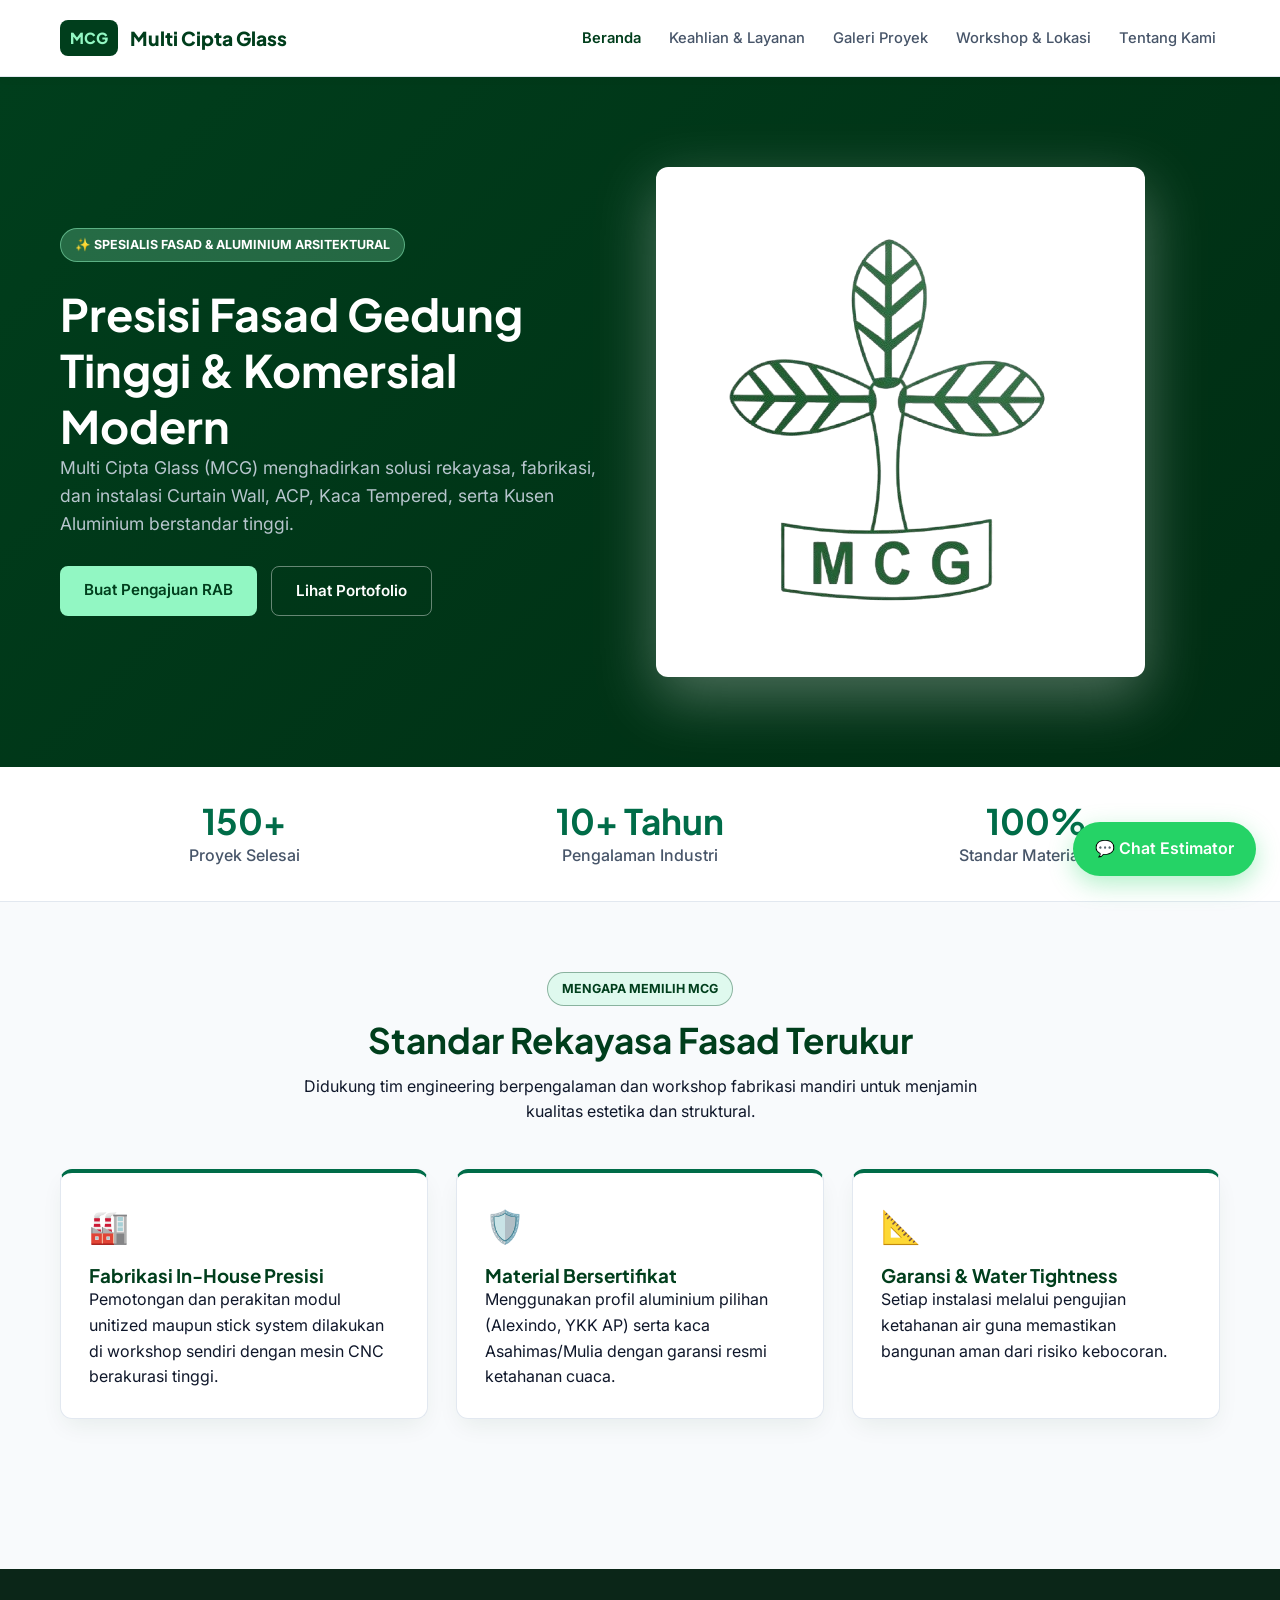
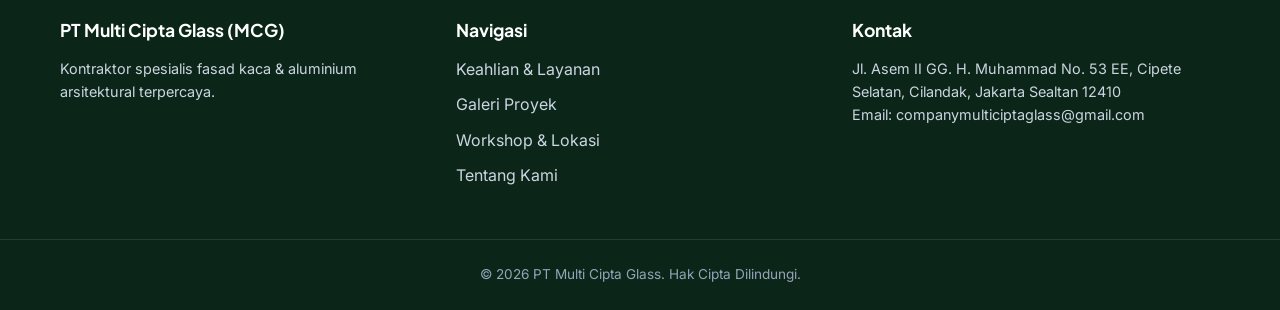
<file: index.html>
<!doctype html>
<html lang="id">
  <head>
    <meta charset="UTF-8" />
    <meta name="viewport" content="width=device-width, initial-scale=1.0" />
    <title>Beranda | MCG Glass & Aluminium</title>
    <link rel="stylesheet" href="style.css" />
  </head>
  <body>
    <!-- NAVBAR -->
    <nav class="navbar">
      <div class="container nav-wrapper">
        <a href="index.html" class="brand">
          <span class="brand-box">MCG</span>
          <span>Multi Cipta Glass</span>
        </a>
        <button class="hamburger" onclick="toggleMenu()">☰</button>
        <ul class="nav-links" id="navLinks">
          <li><a href="index.html" class="active">Beranda</a></li>
          <li><a href="menu/layanan.html">Keahlian & Layanan</a></li>
          <li><a href="menu/proyek.html">Galeri Proyek</a></li>
          <li><a href="menu/workshop.html">Workshop & Lokasi</a></li>
          <li><a href="menu/tentang.html">Tentang Kami</a></li>
        </ul>
      </div>
    </nav>

    <!-- HERO SECTION -->
    <header
      style="
        background: linear-gradient(135deg, var(--primary) 0%, #002d13 100%);
        color: #ffffff;
        padding: 90px 0;
      "
    >
      <div class="container grid-2" style="align-items: center">
        <div>
          <span class="badge">✨ Spesialis Fasad & Aluminium Arsitektural</span>
          <h1 style="font-size: 2.8rem; margin-top: 12px; color: #fff">
            Presisi Fasad Gedung Tinggi & Komersial Modern
          </h1>
          <p
            style="
              font-size: 1.1rem;
              opacity: 0.9;
              margin-bottom: 28px;
              color: #cbd5e1;
            "
          >
            Multi Cipta Glass (MCG) menghadirkan solusi rekayasa, fabrikasi, dan
            instalasi Curtain Wall, ACP, Kaca Tempered, serta Kusen Aluminium
            berstandar tinggi.
          </p>
          <div style="display: flex; gap: 14px; flex-wrap: wrap">
            <a href="rab-form.html" class="btn btn-mint">Buat Pengajuan RAB</a>
            <a
              href="menu/proyek.html"
              class="btn btn-outline"
              style="color: #fff; border-color: rgba(255, 255, 255, 0.4)"
              >Lihat Portofolio</a
            >
          </div>
        </div>
        <div>
          <img
            src="img/logoback.png"
            alt="Gedung Curtain Wall"
            style="
              border-radius: var(--radius);
              box-shadow: 0 20px 60px rgba(255, 255, 255, 0.3);
            "
          />
        </div>
      </div>
    </header>

    <!-- STATISTIK -->
    <section
      style="
        background: #ffffff;
        padding: 32px 0;
        border-bottom: 1px solid var(--border);
      "
    >
      <div class="container grid-3" style="text-align: center">
        <div>
          <h3 style="font-size: 2.2rem; color: var(--primary-light)">150+</h3>
          <p style="color: var(--text-muted); font-weight: 500">
            Proyek Selesai
          </p>
        </div>
        <div>
          <h3 style="font-size: 2.2rem; color: var(--primary-light)">
            10+ Tahun
          </h3>
          <p style="color: var(--text-muted); font-weight: 500">
            Pengalaman Industri
          </p>
        </div>
        <div>
          <h3 style="font-size: 2.2rem; color: var(--primary-light)">100%</h3>
          <p style="color: var(--text-muted); font-weight: 500">
            Standar Material SNI
          </p>
        </div>
      </div>
    </section>

    <!-- KEUNGGULAN UTAMA -->
    <section class="section">
      <div class="container">
        <div
          class="section-header"
          style="text-align: center; margin: 0 auto 44px auto"
        >
          <span
            class="badge"
            style="color: #003e1c; border-color: rgba(11, 73, 41, 0.4)"
            >Mengapa Memilih MCG</span
          >
          <h2>Standar Rekayasa Fasad Terukur</h2>
          <p>
            Didukung tim engineering berpengalaman dan workshop fabrikasi
            mandiri untuk menjamin kualitas estetika dan struktural.
          </p>
        </div>
        <div class="grid-3">
          <div class="card" style="border-top: 4px solid var(--primary-light)">
            <div style="font-size: 2rem; margin-bottom: 12px">🏭</div>
            <h3>Fabrikasi In-House Presisi</h3>
            <p>
              Pemotongan dan perakitan modul unitized maupun stick system
              dilakukan di workshop sendiri dengan mesin CNC berakurasi tinggi.
            </p>
          </div>
          <div class="card" style="border-top: 4px solid var(--primary-light)">
            <div style="font-size: 2rem; margin-bottom: 12px">🛡️</div>
            <h3>Material Bersertifikat</h3>
            <p>
              Menggunakan profil aluminium pilihan (Alexindo, YKK AP) serta kaca
              Asahimas/Mulia dengan garansi resmi ketahanan cuaca.
            </p>
          </div>
          <div class="card" style="border-top: 4px solid var(--primary-light)">
            <div style="font-size: 2rem; margin-bottom: 12px">📐</div>
            <h3>Garansi & Water Tightness</h3>
            <p>
              Setiap instalasi melalui pengujian ketahanan air guna memastikan
              bangunan aman dari risiko kebocoran.
            </p>
          </div>
        </div>
      </div>
    </section>

    <!-- FOOTER -->
    <footer>
      <div class="container grid-3">
        <div>
          <h4>PT Multi Cipta Glass (MCG)</h4>
          <p style="font-size: 0.9rem">
            Kontraktor spesialis fasad kaca & aluminium arsitektural terpercaya.
          </p>
        </div>
        <div>
          <h4>Navigasi</h4>
          <ul>
            <li><a href="menu/layanan.html">Keahlian & Layanan</a></li>
            <li><a href="menu/proyek.html">Galeri Proyek</a></li>
            <li><a href="menu/workshop.html">Workshop & Lokasi</a></li>
            <li><a href="menu/tentang.html">Tentang Kami</a></li>
          </ul>
        </div>
        <div>
          <h4>Kontak</h4>
          <p style="font-size: 0.9rem">
            Jl. Asem II GG. H. Muhammad No. 53 EE, Cipete Selatan, Cilandak,
            Jakarta Sealtan 12410<br />Email: companymulticiptaglass@gmail.com
          </p>
        </div>
      </div>
      <div class="footer-bottom">
        &copy; 2026 PT Multi Cipta Glass. Hak Cipta Dilindungi.
      </div>
    </footer>

    <a href="https://wa.me/6282111809332" target="_blank" class="wa-float"
      >💬 Chat Estimator</a
    >
    <script src="script.js"></script>
  </body>
</html>
</file>
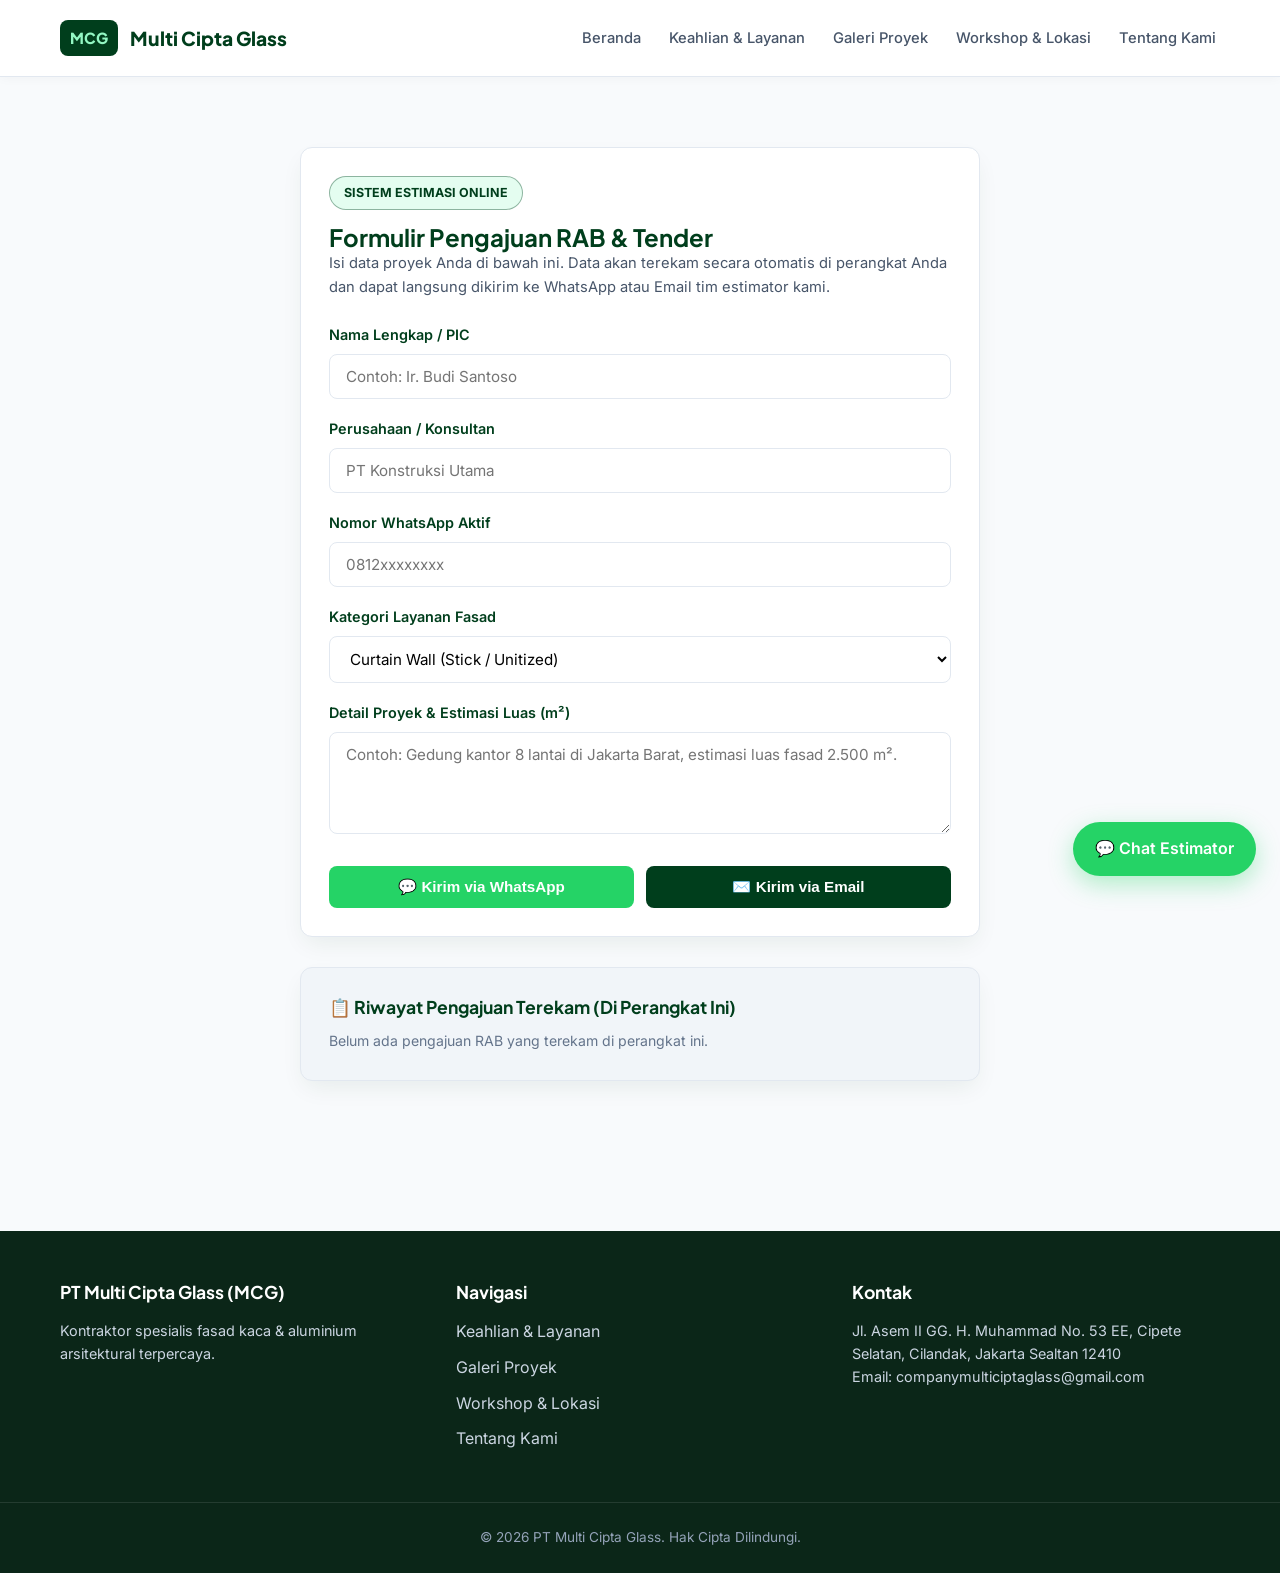
<file: menu/rab-form.html>
<!doctype html>
<html lang="id">
  <head>
    <meta charset="UTF-8" />
    <meta name="viewport" content="width=device-width, initial-scale=1.0" />
    <title>Formulir Pengajuan RAB | MCG Facade</title>
    <link rel="stylesheet" href="../style.css" />
  </head>
  <body>
    <!-- NAVBAR -->
    <nav class="navbar">
      <div class="container nav-wrapper">
        <a href="../index.html" class="brand">
          <span class="brand-box">MCG</span>
          <span>Multi Cipta Glass</span>
        </a>
        <button class="hamburger" onclick="toggleMenu()">☰</button>
        <ul class="nav-links" id="navLinks">
          <li><a href="../index.html">Beranda</a></li>
          <li><a href="menu/../layanan.html">Keahlian & Layanan</a></li>
          <li><a href="menu/../proyek.html">Galeri Proyek</a></li>
          <li><a href="menu/../workshop.html">Workshop & Lokasi</a></li>
          <li><a href="menu/../tentang.html">Tentang Kami</a></li>
        </ul>
      </div>
    </nav>

    <!-- FORMULIR UTAMA -->
    <section class="section">
      <div class="container" style="max-width: 720px">
        <div class="card">
          <span
            class="badge"
            style="color: #003e1c; border-color: rgba(11, 73, 41, 0.4)"
            >Sistem Estimasi Online</span
          >
          <h1>Formulir Pengajuan RAB & Tender</h1>
          <p
            style="
              color: var(--text-muted);
              font-size: 0.92rem;
              margin-bottom: 24px;
            "
          >
            Isi data proyek Anda di bawah ini. Data akan terekam secara otomatis
            di perangkat Anda dan dapat langsung dikirim ke WhatsApp atau Email
            tim estimator kami.
          </p>

          <!-- FormSubmit untuk pengiriman ke Email (ganti email_anda@gmail.com dengan email Anda) -->
          <form id="formRab" onsubmit="kirimKeEmail(event)" method="POST">
            <input
              type="hidden"
              name="_subject"
              value="Pengajuan RAB Baru dari Website MCG!"
            />
            <input type="hidden" name="_captcha" value="false" />

            <div class="form-group">
              <label>Nama Lengkap / PIC</label>
              <input
                type="text"
                id="nama"
                name="Nama"
                class="form-control"
                required
                placeholder="Contoh: Ir. Budi Santoso"
              />
            </div>
            <div class="form-group">
              <label>Perusahaan / Konsultan</label>
              <input
                type="text"
                id="perusahaan"
                name="Perusahaan"
                class="form-control"
                required
                placeholder="PT Konstruksi Utama"
              />
            </div>
            <div class="form-group">
              <label>Nomor WhatsApp Aktif</label>
              <input
                type="tel"
                id="whatsapp"
                name="WhatsApp"
                class="form-control"
                required
                placeholder="0812xxxxxxxx"
              />
            </div>
            <div class="form-group">
              <label>Kategori Layanan Fasad</label>
              <select id="layanan" name="Layanan" class="form-control">
                <option>Curtain Wall (Stick / Unitized)</option>
                <option>Aluminium Composite Panel (ACP)</option>
                <option>Kusen, Pintu & Jendela Aluminium</option>
                <option>Kanopi Kaca / Skylight / Spider Glass</option>
                <option>Paket Lengkap Fasad Gedung</option>
              </select>
            </div>
            <div class="form-group">
              <label>Detail Proyek & Estimasi Luas (m²)</label>
              <textarea
                id="detail"
                name="Detail_Proyek"
                class="form-control"
                rows="4"
                required
                placeholder="Contoh: Gedung kantor 8 lantai di Jakarta Barat, estimasi luas fasad 2.500 m²."
              ></textarea>
            </div>

            <div
              style="
                display: flex;
                gap: 12px;
                flex-wrap: wrap;
                margin-top: 24px;
              "
            >
              <button
                type="button"
                class="btn"
                style="flex: 1; background: #25d366; color: #fff"
                onclick="kirimKeWhatsApp(event)"
              >
                💬 Kirim via WhatsApp
              </button>
              <button
                type="submit"
                class="btn btn-primary"
                style="flex: 1"
                onclick="kirimKeEmail(event)"
              >
                ✉️ Kirim via Email
              </button>
            </div>
          </form>
        </div>

        <!-- Kotak Riwayat Terekam -->
        <div class="card" style="margin-top: 30px; background: var(--bg-soft)">
          <h3 style="font-size: 1.1rem; margin-bottom: 12px">
            📋 Riwayat Pengajuan Terekam (Di Perangkat Ini)
          </h3>
          <div id="listRiwayat"></div>
        </div>
      </div>
    </section>

    <!-- FOOTER -->
    <footer>
      <div class="container grid-3">
        <div>
          <h4>PT Multi Cipta Glass (MCG)</h4>
          <p style="font-size: 0.9rem">
            Kontraktor spesialis fasad kaca & aluminium arsitektural terpercaya.
          </p>
        </div>
        <div>
          <h4>Navigasi</h4>
          <ul>
            <li><a href="menu/../layanan.html">Keahlian & Layanan</a></li>
            <li><a href="menu/../proyek.html">Galeri Proyek</a></li>
            <li><a href="menu/../workshop.html">Workshop & Lokasi</a></li>
            <li><a href="menu/../tentang.html">Tentang Kami</a></li>
          </ul>
        </div>
        <div>
          <h4>Kontak</h4>
          <p style="font-size: 0.9rem">
            Jl. Asem II GG. H. Muhammad No. 53 EE, Cipete Selatan, Cilandak,
            Jakarta Sealtan 12410<br />Email: companymulticiptaglass@gmail.com
          </p>
        </div>
      </div>
      <div class="footer-bottom">
        &copy; 2026 PT Multi Cipta Glass. Hak Cipta Dilindungi.
      </div>
    </footer>

    <a href="https://wa.me/6282111809332" target="_blank" class="wa-float"
      >💬 Chat Estimator</a
    >
    <script src="../script.js"></script>
  </body>
</html>
</file>
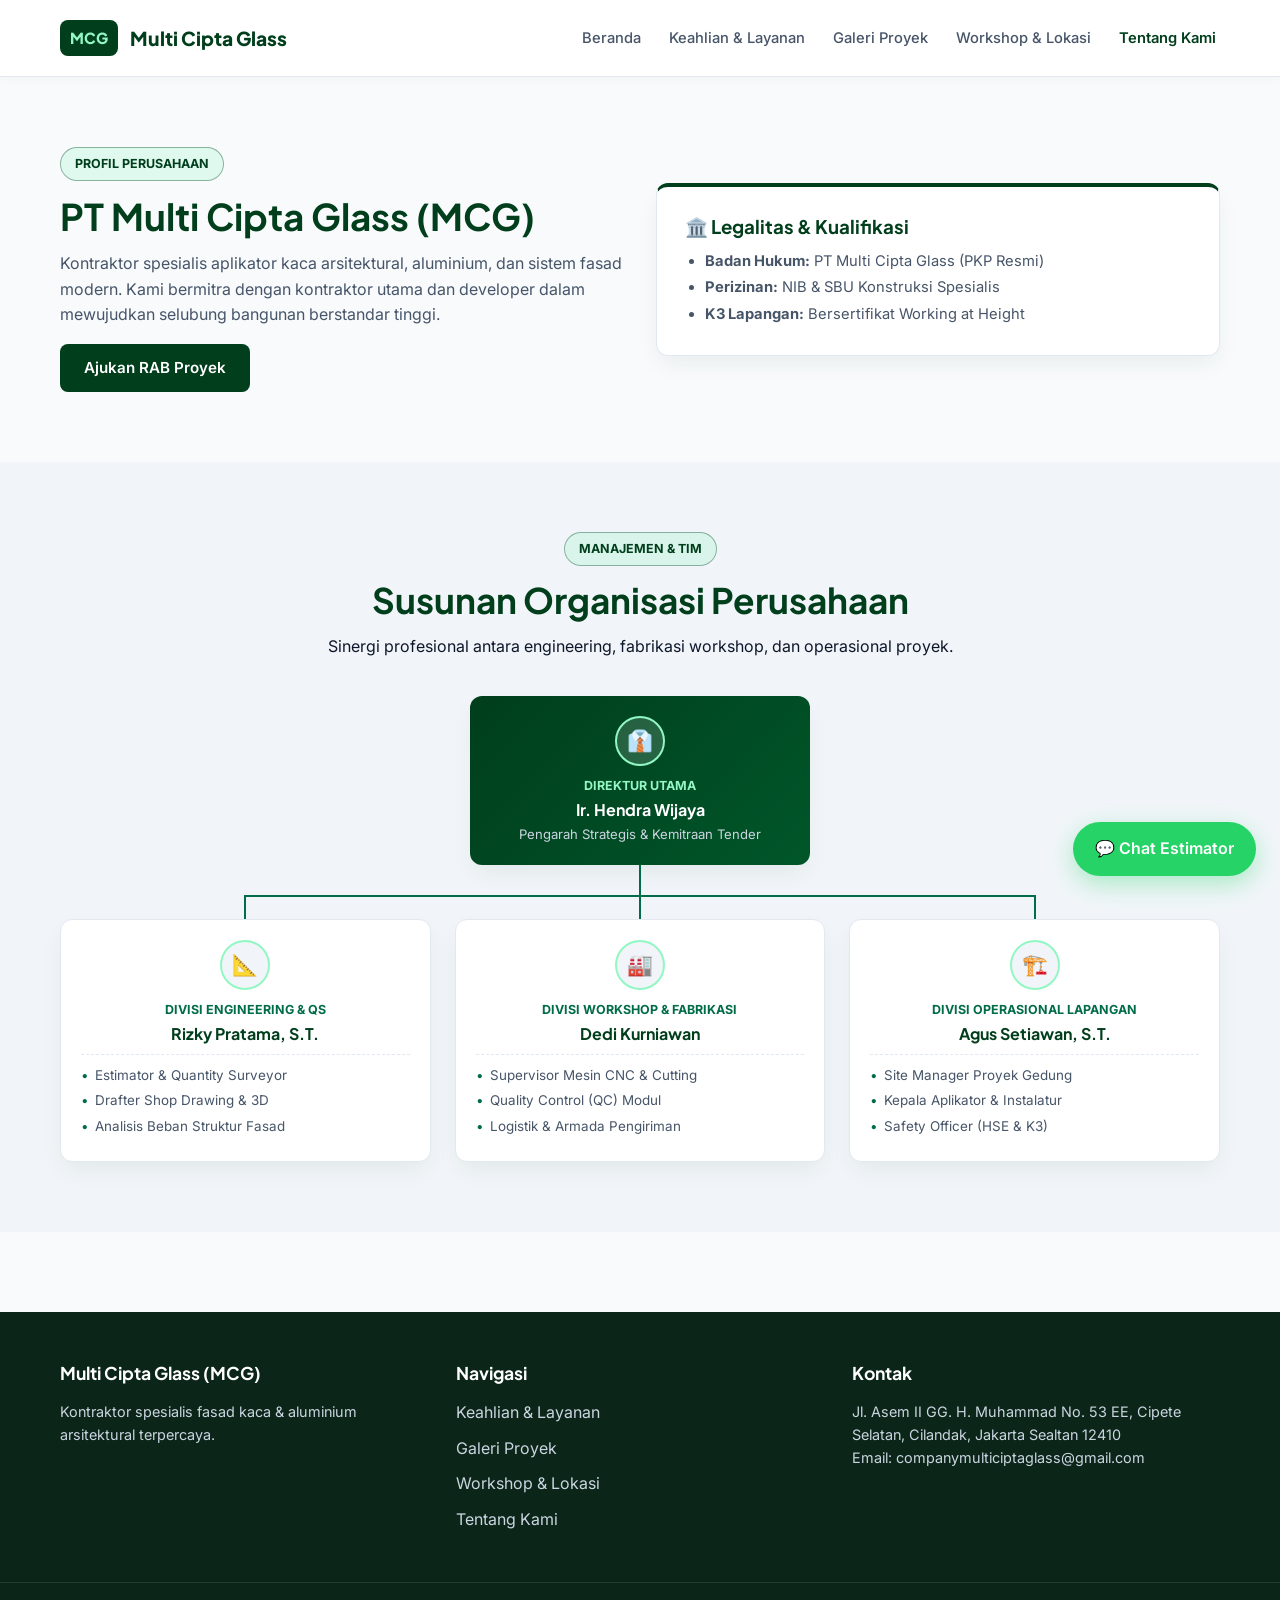
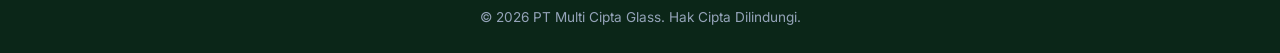
<file: menu/tentang.html>
<!doctype html>
<html lang="id">
  <head>
    <meta charset="UTF-8" />
    <meta name="viewport" content="width=device-width, initial-scale=1.0" />
    <title>Tentang Kami & Struktur Organisasi | MCG</title>
    <link rel="stylesheet" href="../style.css" />
    <style>
      /* Styling Bagan Struktur Organisasi Responsif */
      .org-chart {
        display: flex;
        flex-direction: column;
        align-items: center;
        margin-top: 24px;
      }
      .org-card {
        background: #fff;
        border: 1px solid var(--border);
        border-radius: 12px;
        padding: 20px;
        text-align: center;
        box-shadow: var(--shadow);
        width: 100%;
      }
      .org-top {
        max-width: 340px;
        background: linear-gradient(135deg, var(--primary) 0%, #005629 100%);
        color: #fff;
        border: none;
      }
      .org-top h4 {
        color: #fff;
      }
      .org-line-vertical {
        width: 2px;
        height: 30px;
        background: var(--primary-light);
      }
      .org-level-2 {
        display: grid;
        grid-template-columns: repeat(3, 1fr);
        gap: 24px;
        width: 100%;
        position: relative;
        padding-top: 24px;
      }
      .org-level-2::before {
        content: "";
        position: absolute;
        top: 0;
        left: 16%;
        right: 16%;
        height: 2px;
        background: var(--primary-light);
      }
      .org-branch {
        position: relative;
        display: flex;
        flex-direction: column;
        align-items: center;
      }
      .org-branch::before {
        content: "";
        position: absolute;
        top: -24px;
        width: 2px;
        height: 24px;
        background: var(--primary-light);
      }
      .org-avatar {
        width: 50px;
        height: 50px;
        border-radius: 50%;
        background: var(--bg-soft);
        color: var(--primary);
        display: flex;
        align-items: center;
        justify-content: center;
        font-size: 1.3rem;
        margin: 0 auto 10px auto;
        border: 2px solid var(--mint);
      }
      .org-top .org-avatar {
        background: rgba(255, 255, 255, 0.15);
        color: var(--mint);
      }
      .org-role {
        font-size: 0.78rem;
        font-weight: 700;
        color: var(--primary-light);
        text-transform: uppercase;
        margin-bottom: 4px;
        display: block;
      }
      .org-team-list {
        list-style: none;
        margin-top: 10px;
        padding-top: 10px;
        border-top: 1px dashed var(--border);
        text-align: left;
        font-size: 0.84rem;
        color: var(--text-muted);
      }
      .org-team-list li {
        margin-bottom: 4px;
        padding-left: 14px;
        position: relative;
      }
      .org-team-list li::before {
        content: "•";
        color: var(--primary-light);
        position: absolute;
        left: 0;
      }
      @media (max-width: 820px) {
        .org-level-2 {
          grid-template-columns: 1fr;
          gap: 20px;
          padding-top: 0;
        }
        .org-level-2::before,
        .org-branch::before {
          display: none;
        }
        .org-line-vertical {
          height: 16px;
        }
      }
    </style>
  </head>
  <body>
    <!-- NAVBAR -->
    <nav class="navbar">
      <div class="container nav-wrapper">
        <a href="../index.html" class="brand">
          <span class="brand-box">MCG</span>
          <span>Multi Cipta Glass</span>
        </a>
        <button class="hamburger" onclick="toggleMenu()">☰</button>
        <ul class="nav-links" id="navLinks">
          <li><a href="../index.html">Beranda</a></li>
          <li><a href="menu/../layanan.html">Keahlian & Layanan</a></li>
          <li><a href="menu/../proyek.html">Galeri Proyek</a></li>
          <li><a href="menu/../workshop.html">Workshop & Lokasi</a></li>
          <li>
            <a href="menu/../tentang.html" class="active">Tentang Kami</a>
          </li>
        </ul>
      </div>
    </nav>

    <!-- PROFIL & LEGALITAS -->
    <section class="section">
      <div class="container grid-2" style="align-items: center">
        <div>
          <span
            class="badge"
            style="color: #003e1c; border-color: rgba(11, 73, 41, 0.4)"
            >Profil Perusahaan</span
          >
          <h1 style="font-size: 2.3rem; margin-bottom: 12px">
            PT Multi Cipta Glass (MCG)
          </h1>
          <p style="color: var(--text-muted); margin-bottom: 16px">
            Kontraktor spesialis aplikator kaca arsitektural, aluminium, dan
            sistem fasad modern. Kami bermitra dengan kontraktor utama dan
            developer dalam mewujudkan selubung bangunan berstandar tinggi.
          </p>
          <a href="menu/../rab-form.html" class="btn btn-primary"
            >Ajukan RAB Proyek</a
          >
        </div>
        <div class="card" style="border-top: 4px solid var(--primary)">
          <h3>🏛️ Legalitas & Kualifikasi</h3>
          <ul
            style="
              margin-left: 20px;
              margin-top: 10px;
              font-size: 0.92rem;
              line-height: 1.8;
              color: var(--text-muted);
            "
          >
            <li>
              <strong>Badan Hukum:</strong> PT Multi Cipta Glass (PKP Resmi)
            </li>
            <li><strong>Perizinan:</strong> NIB & SBU Konstruksi Spesialis</li>
            <li>
              <strong>K3 Lapangan:</strong> Bersertifikat Working at Height
            </li>
          </ul>
        </div>
      </div>
    </section>

    <!-- STRUKTUR ORGANISASI -->
    <section class="section section-soft">
      <div class="container">
        <div
          class="section-header"
          style="text-align: center; margin: 0 auto 36px auto"
        >
          <span
            class="badge"
            style="color: #003e1c; border-color: rgba(11, 73, 41, 0.4)"
            >Manajemen & Tim</span
          >
          <h2>Susunan Organisasi Perusahaan</h2>
          <p>
            Sinergi profesional antara engineering, fabrikasi workshop, dan
            operasional proyek.
          </p>
        </div>

        <div class="org-chart">
          <div class="org-card org-top">
            <div class="org-avatar">👔</div>
            <span class="org-role" style="color: var(--mint)"
              >Direktur Utama</span
            >
            <h4>Ir. Hendra Wijaya</h4>
            <p style="font-size: 0.82rem; color: #cbd5e1; margin-top: 4px">
              Pengarah Strategis & Kemitraan Tender
            </p>
          </div>

          <div class="org-line-vertical"></div>

          <div class="org-level-2">
            <div class="org-branch">
              <div class="org-card">
                <div class="org-avatar">📐</div>
                <span class="org-role">Divisi Engineering & QS</span>
                <h4>Rizky Pratama, S.T.</h4>
                <ul class="org-team-list">
                  <li>Estimator & Quantity Surveyor</li>
                  <li>Drafter Shop Drawing & 3D</li>
                  <li>Analisis Beban Struktur Fasad</li>
                </ul>
              </div>
            </div>

            <div class="org-branch">
              <div class="org-card">
                <div class="org-avatar">🏭</div>
                <span class="org-role">Divisi Workshop & Fabrikasi</span>
                <h4>Dedi Kurniawan</h4>
                <ul class="org-team-list">
                  <li>Supervisor Mesin CNC & Cutting</li>
                  <li>Quality Control (QC) Modul</li>
                  <li>Logistik & Armada Pengiriman</li>
                </ul>
              </div>
            </div>

            <div class="org-branch">
              <div class="org-card">
                <div class="org-avatar">🏗️</div>
                <span class="org-role">Divisi Operasional Lapangan</span>
                <h4>Agus Setiawan, S.T.</h4>
                <ul class="org-team-list">
                  <li>Site Manager Proyek Gedung</li>
                  <li>Kepala Aplikator & Instalatur</li>
                  <li>Safety Officer (HSE & K3)</li>
                </ul>
              </div>
            </div>
          </div>
        </div>
      </div>
    </section>

    <!-- FOOTER -->
    <footer>
      <div class="container grid-3">
        <div>
          <h4>Multi Cipta Glass (MCG)</h4>
          <p style="font-size: 0.9rem">
            Kontraktor spesialis fasad kaca & aluminium arsitektural terpercaya.
          </p>
        </div>
        <div>
          <h4>Navigasi</h4>
          <ul>
            <li><a href="menu/../layanan.html">Keahlian & Layanan</a></li>
            <li><a href="menu/../proyek.html">Galeri Proyek</a></li>
            <li><a href="menu/../workshop.html">Workshop & Lokasi</a></li>
            <li><a href="menu/../tentang.html">Tentang Kami</a></li>
          </ul>
        </div>
        <div>
          <h4>Kontak</h4>
          <p style="font-size: 0.9rem">
            Jl. Asem II GG. H. Muhammad No. 53 EE, Cipete Selatan, Cilandak,
            Jakarta Sealtan 12410<br />Email: companymulticiptaglass@gmail.com
          </p>
        </div>
      </div>
      <div class="footer-bottom">
        &copy; 2026 PT Multi Cipta Glass. Hak Cipta Dilindungi.
      </div>
    </footer>

    <a href="https://wa.me/6282111809332" target="_blank" class="wa-float"
      >💬 Chat Estimator</a
    >
    <script src="../script.js"></script>
  </body>
</html>
</file>
<file: style.css>
/* =========================================================
   VARIABEL & RESET DASAR
   ========================================================= */
@import url("https://fonts.googleapis.com/css2?family=Inter:wght@400;500;600&family=Plus+Jakarta+Sans:wght@600;700;800&display=swap");

:root {
  --primary: #003e1c;
  --primary-light: #006c48;
  --mint: #92f7c3;
  --bg-page: #f8fafc;
  --bg-card: #ffffff;
  --bg-soft: #f1f5f9;
  --text-dark: #0f172a;
  --text-muted: #475569;
  --border: #e2e8f0;
  --radius: 12px;
  --shadow: 0 10px 25px -5px rgba(0, 62, 28, 0.08);
}

* {
  box-sizing: border-box;
  margin: 0;
  padding: 0;
}
body {
  font-family: "Inter", sans-serif;
  background-color: var(--bg-page);
  color: var(--text-dark);
  line-height: 1.6;
}
h1,
h2,
h3,
h4 {
  font-family: "Plus Jakarta Sans", sans-serif;
  color: var(--primary);
  line-height: 1.25;
}
a {
  text-decoration: none;
  color: inherit;
}
img {
  max-width: 100%;
  display: block;
}
.container {
  max-width: 1200px;
  margin: 0 auto;
  padding: 0 20px;
}

/* NAVBAR */
.navbar {
  background: #ffffff;
  border-bottom: 1px solid var(--border);
  position: sticky;
  top: 0;
  z-index: 1000;
  box-shadow: 0 2px 10px rgba(0, 0, 0, 0.03);
}
.nav-wrapper {
  display: flex;
  justify-content: space-between;
  align-items: center;
  height: 76px;
}
.brand {
  display: flex;
  align-items: center;
  gap: 12px;
  font-family: "Plus Jakarta Sans", sans-serif;
  font-weight: 800;
  font-size: 1.2rem;
  color: var(--primary);
}
.brand-box {
  background: var(--primary);
  color: var(--mint);
  padding: 6px 10px;
  border-radius: 8px;
  font-size: 0.95rem;
}
.nav-links {
  display: flex;
  align-items: center;
  gap: 20px;
  list-style: none;
}
.nav-links a {
  font-weight: 500;
  color: var(--text-muted);
  padding: 8px 4px;
  transition: 0.2s;
  font-size: 0.92rem;
}
.nav-links a:hover,
.nav-links a.active {
  color: var(--primary);
  font-weight: 600;
}
.hamburger {
  display: none;
  background: none;
  border: 1px solid var(--border);
  padding: 8px 12px;
  border-radius: 8px;
  font-size: 1.3rem;
  cursor: pointer;
  color: var(--primary);
}

/* TOMBOL & BADGE */
.btn {
  display: inline-block;
  padding: 12px 24px;
  border-radius: 8px;
  font-weight: 600;
  font-size: 0.95rem;
  cursor: pointer;
  border: none;
  transition: 0.25s ease;
  text-align: center;
}
.btn-primary {
  background: var(--primary);
  color: #fff;
}
.btn-primary:hover {
  background: var(--primary-light);
  transform: translateY(-2px);
}
.btn-outline {
  background: transparent;
  border: 1.5px solid var(--primary);
  color: var(--primary);
}
.btn-outline:hover {
  background: var(--primary);
  color: #ffffff;
}
.btn-mint {
  background: var(--mint);
  color: var(--primary);
}
.btn-mint:hover {
  background: #ffffff;
  transform: translateY(-2px);
}

.badge {
  display: inline-block;
  background: rgba(146, 247, 195, 0.25);
  color: #fff;
  font-size: 0.78rem;
  font-weight: 700;
  padding: 6px 14px;
  border-radius: 50px;
  margin-bottom: 12px;
  text-transform: uppercase;
  border: 1px solid rgba(146, 247, 195, 0.5);
}
.badge-proyek {
  display: inline-block;
  background: rgba(146, 247, 195, 0.25);
  color: var(--primary);
  font-size: 0.78rem;
  font-weight: 700;
  padding: 6px 14px;
  border-radius: 50px;
  margin-bottom: 12px;
  text-transform: uppercase;
  border: 1px solid rgba(146, 247, 195, 0.5);
}

/* LAYOUT SECTION & CARD */
.section {
  padding: 70px 0;
}
.section-soft {
  background: var(--bg-soft);
}
.section-header {
  max-width: 700px;
  margin-bottom: 40px;
}
.section-header h2 {
  font-size: 2.2rem;
  margin-bottom: 12px;
}
.grid-2 {
  display: grid;
  grid-template-columns: repeat(2, 1fr);
  gap: 32px;
}
.grid-3 {
  display: grid;
  grid-template-columns: repeat(3, 1fr);
  gap: 28px;
}
.card {
  background: var(--bg-card);
  border: 1px solid var(--border);
  border-radius: var(--radius);
  padding: 28px;
  box-shadow: var(--shadow);
  transition: 0.3s ease;
}
.card:hover {
  transform: translateY(-4px);
  box-shadow: 0 15px 30px rgba(0, 62, 28, 0.1);
}

/* FORM & TABEL */
.form-group {
  margin-bottom: 18px;
}
.form-group label {
  display: block;
  font-weight: 600;
  margin-bottom: 8px;
  font-size: 0.9rem;
  color: var(--primary);
}
.form-control {
  width: 100%;
  padding: 12px 16px;
  border: 1px solid var(--border);
  border-radius: 8px;
  font-family: inherit;
  font-size: 0.95rem;
  background: #fff;
}
.form-control:focus {
  outline: none;
  border-color: var(--primary-light);
  box-shadow: 0 0 0 3px rgba(0, 108, 72, 0.12);
}
.table-wrapper {
  overflow-x: auto;
  background: #ffffff;
  border-radius: var(--radius);
  border: 1px solid var(--border);
  box-shadow: var(--shadow);
}
table {
  width: 100%;
  border-collapse: collapse;
  min-width: 650px;
}
th,
td {
  padding: 16px 20px;
  text-align: left;
  border-bottom: 1px solid var(--border);
}
th {
  background: var(--primary);
  color: #ffffff;
  font-weight: 600;
}

/* FLOATING WA & FOOTER */
.wa-float {
  position: fixed;
  bottom: 24px;
  right: 24px;
  background: #25d366;
  color: #ffffff;
  padding: 14px 22px;
  border-radius: 50px;
  font-weight: 600;
  box-shadow: 0 8px 24px rgba(37, 211, 102, 0.35);
  z-index: 999;
  display: flex;
  align-items: center;
  gap: 8px;
  transition: 0.2s;
}
.wa-float:hover {
  transform: scale(1.05);
}
footer {
  background: #0b2618;
  color: #cbd5e1;
  padding: 50px 0 24px;
  margin-top: 80px;
}
footer h4 {
  color: #ffffff;
  margin-bottom: 16px;
  font-size: 1.1rem;
}
footer ul {
  list-style: none;
}
footer li {
  margin-bottom: 10px;
}
footer a:hover {
  color: var(--mint);
}
.footer-bottom {
  border-top: 1px solid rgba(255, 255, 255, 0.1);
  margin-top: 40px;
  padding-top: 24px;
  text-align: center;
  font-size: 0.85rem;
  color: #94a3b8;
}

/* RESPONSIF */
@media (max-width: 768px) {
  .hamburger {
    display: block;
  }
  .nav-links {
    display: none;
    flex-direction: column;
    position: absolute;
    top: 76px;
    left: 0;
    right: 0;
    background: #ffffff;
    padding: 24px;
    border-bottom: 1px solid var(--border);
    box-shadow: 0 10px 20px rgba(0, 0, 0, 0.08);
    align-items: flex-start;
  }
  .nav-links.show {
    display: flex;
  }
  .grid-2,
  .grid-3 {
    grid-template-columns: 1fr;
  }
  .hero h1 {
    font-size: 2.2rem !important;
  }
}

/* =========================================================
       STYLE KHUSUS HALAMAN LAYANAN & SPESIFIKASI TEKNIS
       ========================================================= */
.hero-sub {
  background: linear-gradient(135deg, var(--primary) 0%, #002d13 100%);
  color: #ffffff;
  padding: 72px 0;
}

.service-card {
  padding: 0;
  overflow: hidden;
  display: flex;
  flex-direction: column;
  justify-content: space-between;
}

.service-img-wrap {
  position: relative;
  height: 230px;
  overflow: hidden;
}

.service-img-wrap img {
  width: 100%;
  height: 100%;
  object-fit: cover;
  transition: transform 0.4s ease;
}

.service-card:hover .service-img-wrap img {
  transform: scale(1.05);
}

.service-tag {
  position: absolute;
  bottom: 14px;
  left: 16px;
  background: rgba(0, 62, 28, 0.9);
  color: var(--mint);
  font-size: 0.75rem;
  font-weight: 700;
  padding: 5px 12px;
  border-radius: 50px;
  backdrop-filter: blur(4px);
}

.service-body {
  padding: 26px;
  flex-grow: 1;
  display: flex;
  flex-direction: column;
  justify-content: space-between;
}

.spec-list {
  list-style: none;
  margin: 14px 0 20px 0;
  padding-top: 14px;
  border-top: 1px dashed var(--border);
  font-size: 0.88rem;
  color: var(--text-muted);
}

.spec-list li {
  margin-bottom: 8px;
  padding-left: 20px;
  position: relative;
}

.spec-list li::before {
  content: "✓";
  color: var(--primary-light);
  font-weight: 800;
  position: absolute;
  left: 0;
}

/* Alur Kerja 4 Langkah */
.workflow-grid {
  display: grid;
  grid-template-columns: repeat(4, 1fr);
  gap: 20px;
}

.step-card {
  background: #ffffff;
  border: 1px solid var(--border);
  border-radius: var(--radius);
  padding: 24px 20px;
  position: relative;
  box-shadow: var(--shadow);
}

.step-number {
  width: 38px;
  height: 38px;
  background: var(--primary);
  color: var(--mint);
  font-family: "Plus Jakarta Sans", sans-serif;
  font-weight: 800;
  border-radius: 10px;
  display: flex;
  align-items: center;
  justify-content: center;
  margin-bottom: 14px;
}

/* Tab Spesifikasi Interaktif */
.spec-tabs {
  display: flex;
  gap: 10px;
  flex-wrap: wrap;
  margin-bottom: 24px;
}

.spec-tab-btn {
  padding: 10px 20px;
  border-radius: 8px;
  font-weight: 600;
  font-size: 0.9rem;
  cursor: pointer;
  border: 1.5px solid var(--primary);
  background: transparent;
  color: var(--primary);
  transition: 0.2s;
}

.spec-tab-btn.active,
.spec-tab-btn:hover {
  background: var(--primary);
  color: #ffffff;
}

.spec-panel {
  display: none;
  animation: fadeSpec 0.35s ease;
}

.spec-panel.active {
  display: block;
}

@keyframes fadeSpec {
  from {
    opacity: 0;
    transform: translateY(8px);
  }
  to {
    opacity: 1;
    transform: translateY(0);
  }
}

/* Akordeon FAQ */
.faq-item {
  background: #ffffff;
  border: 1px solid var(--border);
  border-radius: 10px;
  margin-bottom: 12px;
  overflow: hidden;
}

.faq-question {
  width: 100%;
  text-align: left;
  padding: 18px 22px;
  background: none;
  border: none;
  font-family: "Plus Jakarta Sans", sans-serif;
  font-weight: 700;
  font-size: 1rem;
  color: var(--primary);
  cursor: pointer;
  display: flex;
  justify-content: space-between;
  align-items: center;
}

.faq-answer {
  display: none;
  padding: 0 22px 18px 22px;
  font-size: 0.92rem;
  color: var(--text-muted);
  border-top: 1px solid var(--bg-soft);
  padding-top: 12px;
}

.faq-item.open .faq-answer {
  display: block;
}

/* Mitra Material */
.brand-pills {
  display: flex;
  flex-wrap: wrap;
  gap: 12px;
  justify-content: center;
  margin-top: 20px;
}

.brand-pill {
  background: #ffffff;
  border: 1px solid var(--border);
  padding: 10px 22px;
  border-radius: 50px;
  font-weight: 700;
  font-size: 0.9rem;
  color: var(--primary);
  box-shadow: 0 4px 12px rgba(0, 62, 28, 0.04);
}

@media (max-width: 900px) {
  .workflow-grid {
    grid-template-columns: repeat(2, 1fr);
  }
}

@media (max-width: 600px) {
  .workflow-grid {
    grid-template-columns: 1fr;
  }
}
</file>
